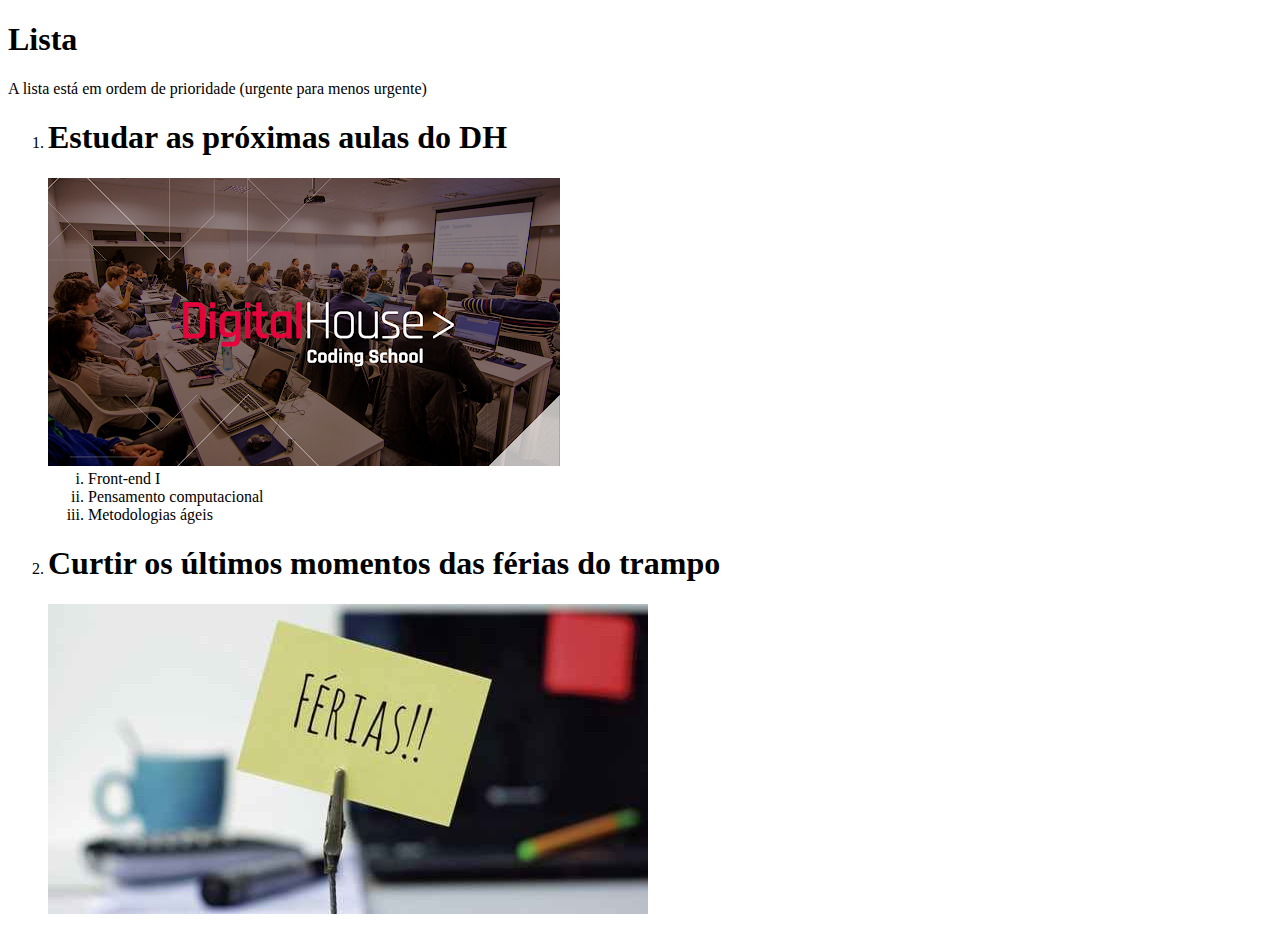
<file: Aula05/index.html>
<!DOCTYPE html>
<html lang="pt-br">
<head>
    <meta charset="UTF-8">
    <meta http-equiv="X-UA-Compatible" content="IE=edge">
    <meta name="viewport" content="width=device-width, initial-scale=1.0">
    <title>ToDoList</title>
</head>
<body>
    <h1>Lista</h1>
    
    <p>A lista está em ordem de prioridade (urgente para menos urgente)</p>

    <ol type="1">
        <li><h1>Estudar as próximas aulas do DH</h1></li>
        <img src="img/digitalhouse.png" alt = "Uma sala de aula no fundo com Logo da Digital house no centro da imagem.">        
        <ol type="i">
            <li>Front-end I</li>
            <li>Pensamento computacional</li>
            <li>Metodologias ágeis</li>
        </ol>
        <li><h1>Curtir os últimos momentos das férias do trampo</h1></li>
        <img src="img/ferias.jpg" alt = "No fundo um escritório desfocado, e está com foco em um post-it escrito 'férias!'. ">
    </ol>

</body>
</html>
</file>
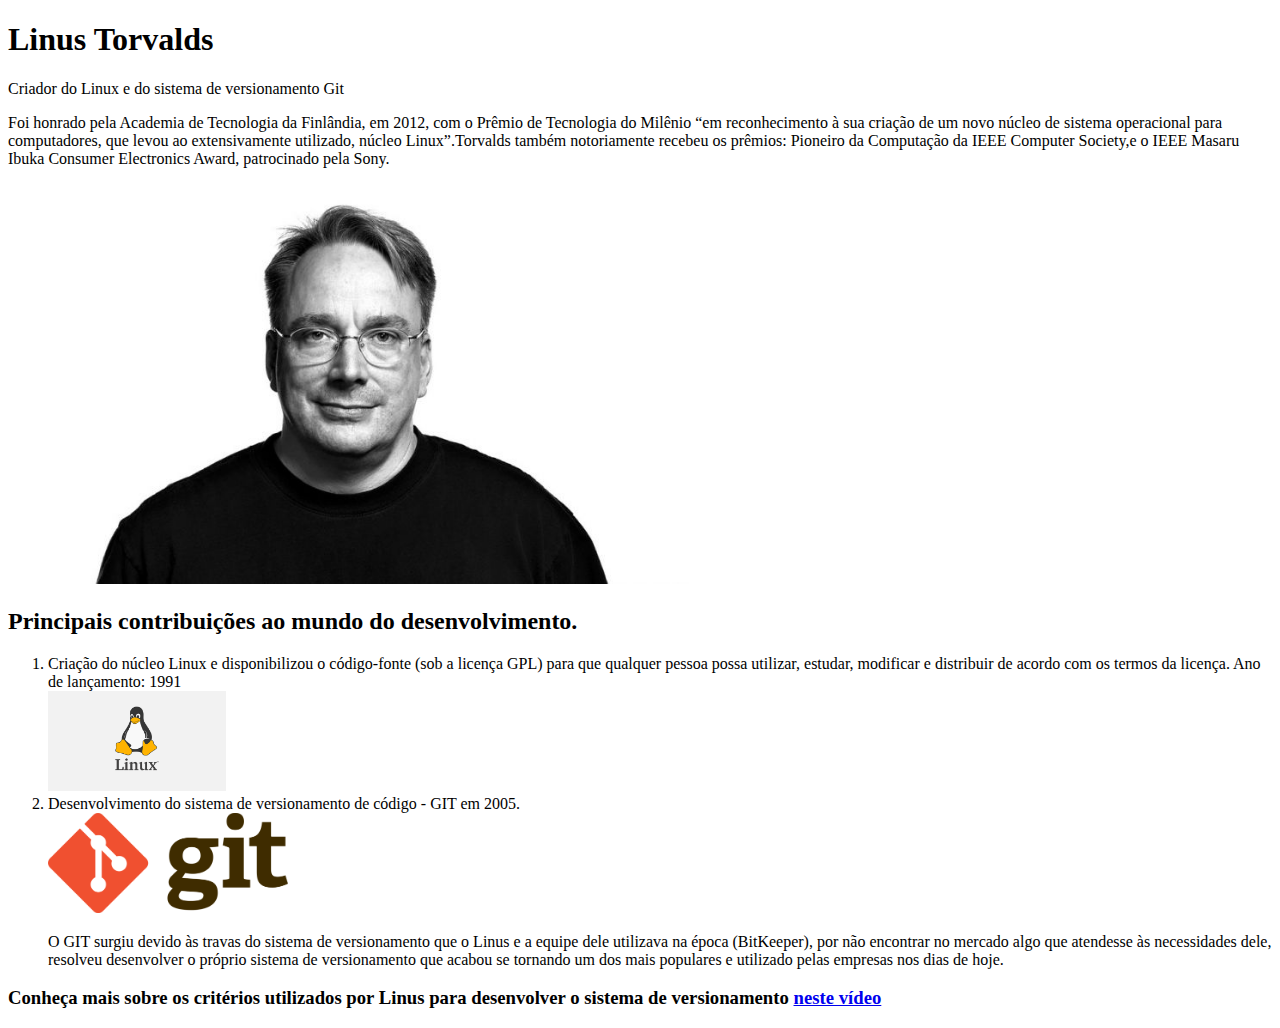
<file: Aula06/index.html>
<!DOCTYPE html>
<html lang="pt-br">
<head>
    <meta charset="UTF-8">
    <meta http-equiv="X-UA-Compatible" content="IE=edge">
    <meta name="viewport" content="width=device-width, initial-scale=1.0">
    <title>Pai do Linux</title>
</head>
<body>
    <h1>Linus Torvalds</h1>
    <p>Criador do Linux e do sistema de versionamento Git</p>
    <p>Foi honrado pela Academia de Tecnologia da Finlândia, em 2012, com o Prêmio de Tecnologia do Milênio “em reconhecimento à sua criação de um novo núcleo de sistema operacional para computadores, que levou ao extensivamente utilizado, núcleo Linux”.Torvalds também notoriamente recebeu os prêmios: Pioneiro da Computação da IEEE Computer Society,e o IEEE Masaru Ibuka Consumer Electronics Award, patrocinado pela Sony. </p>
    <img src=img/linus.jpg  alt = "Imagem em preto e branco, um homem de óculos com camiseta preta." height="400px">
    <h2>Principais contribuições ao mundo do desenvolvimento.</h2>
    <ol>
        <li>Criação do núcleo Linux e disponibilizou o código-fonte (sob a licença GPL) para que qualquer pessoa possa utilizar, estudar, modificar e distribuir de acordo com os termos da licença. Ano de lançamento: 1991</li>
        
        <img src=img/linux.png alt = "Um pinguim sentado no centro, e logo abaixo escrito Linux" height= "100px">
        
        <li>Desenvolvimento do sistema de versionamento de código - GIT em 2005.</li>
        
        <img src=img/git.png alt = "logo da git" height= "100px">
        
        <p> O GIT surgiu devido às travas do sistema de versionamento que o Linus e a equipe dele utilizava na época (BitKeeper), por não encontrar no mercado algo que atendesse às necessidades dele, resolveu desenvolver o próprio sistema de versionamento que acabou se tornando um dos mais populares e utilizado pelas empresas nos dias de hoje. </p>
    </ol>
    <h3>Conheça mais sobre os critérios utilizados por Linus para desenvolver o sistema de versionamento 
    <a href="https://www.youtube.com/watch?v=4XpnKHJAok8" target="_blank"> neste vídeo </a>

    </h3>
</body>
</html>
</file>
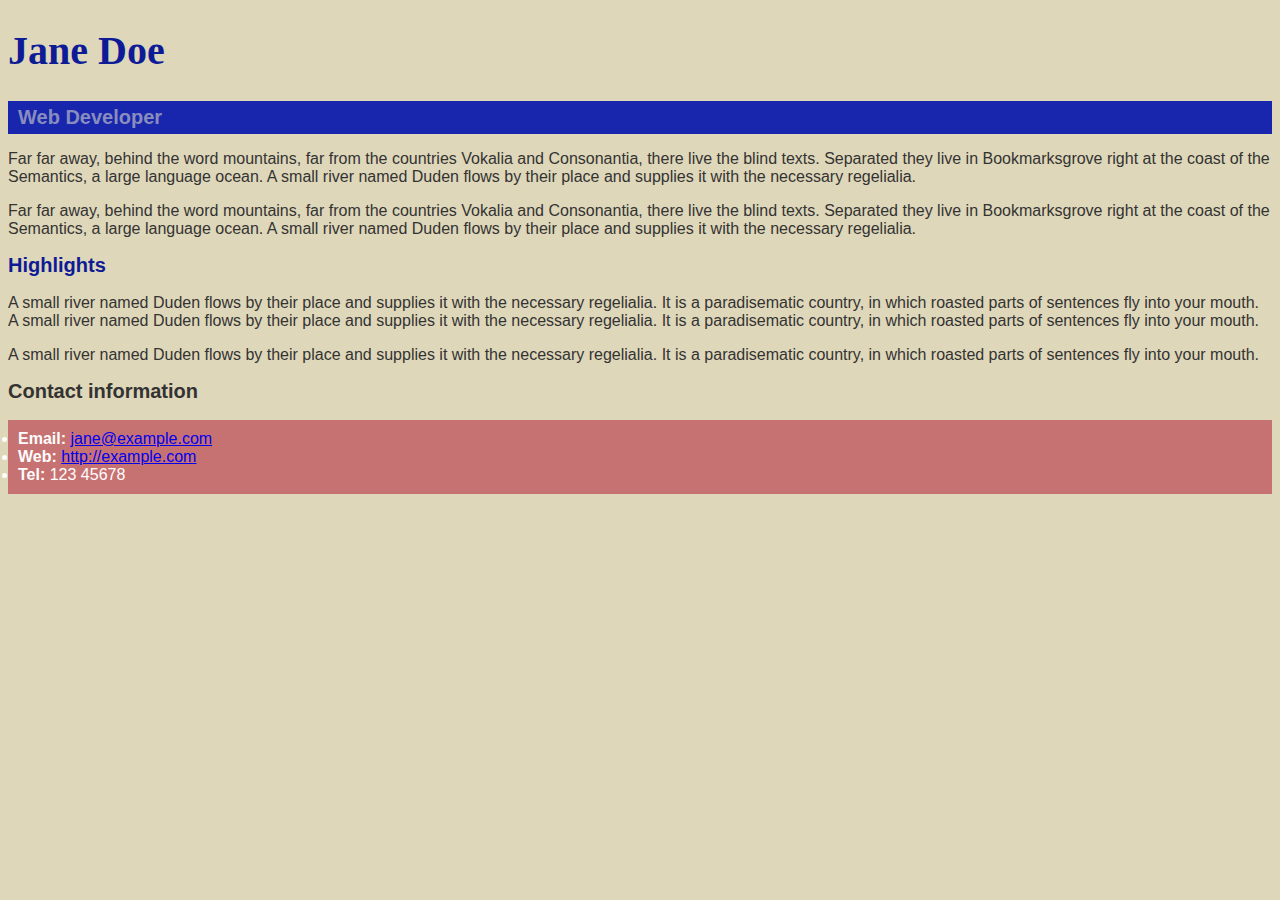
<file: Aula07/index.html>
<!DOCTYPE html>
<html lang="en">

  <head>
    <meta charset="utf-8">
    <title>Jane Doe</title>
    <link href="css/styles.css" rel="stylesheet">
  </head>

  <body>
    <header>
      <h1>Jane Doe</h1>
      <div class="job-title">Web Developer</div>
    </header>

    <main>
      <p>Far far away, behind the word mountains, far from the countries Vokalia and Consonantia, 
        there live the blind texts. Separated they live in Bookmarksgrove right at the coast of 
        the Semantics, a large language ocean. A small river named Duden flows by their place and 
        supplies it with the necessary regelialia.</p>
      <p>Far far away, behind the word mountains, far from the countries Vokalia and Consonantia, 
        there live the blind texts. Separated they live in Bookmarksgrove right at the coast of 
        the Semantics, a large language ocean. A small river named Duden flows by their place and 
        supplies it with the necessary regelialia.</p>

      <h2 id="high">Highlights</h2>

      <p>A small river named Duden flows by their place and supplies it with the necessary regelialia. 
        It is a paradisematic country, in which roasted parts of sentences fly into your mouth. 
        A small river named Duden flows by their place and supplies it with the necessary regelialia. 
        It is a paradisematic country, in which roasted parts of sentences fly into your mouth.</p>
      <p>A small river named Duden flows by their place and supplies it with the necessary regelialia. 
        It is a paradisematic country, in which roasted parts of sentences fly into your mouth.</p>

    </main>

    <footer>
      <h2>Contact information</h2>
      <ul>
        <li><strong>Email:</strong>
          <a href="mailto:jane@example.com">jane@example.com</a>
        </li>
        <li><strong>Web:</strong>
          <a href="http://example.com">http://example.com</a>
        </li>
        <li><strong>Tel:</strong> 123 45678</li>
      </ul>
    </footer>

  </body>

</html>
</file>
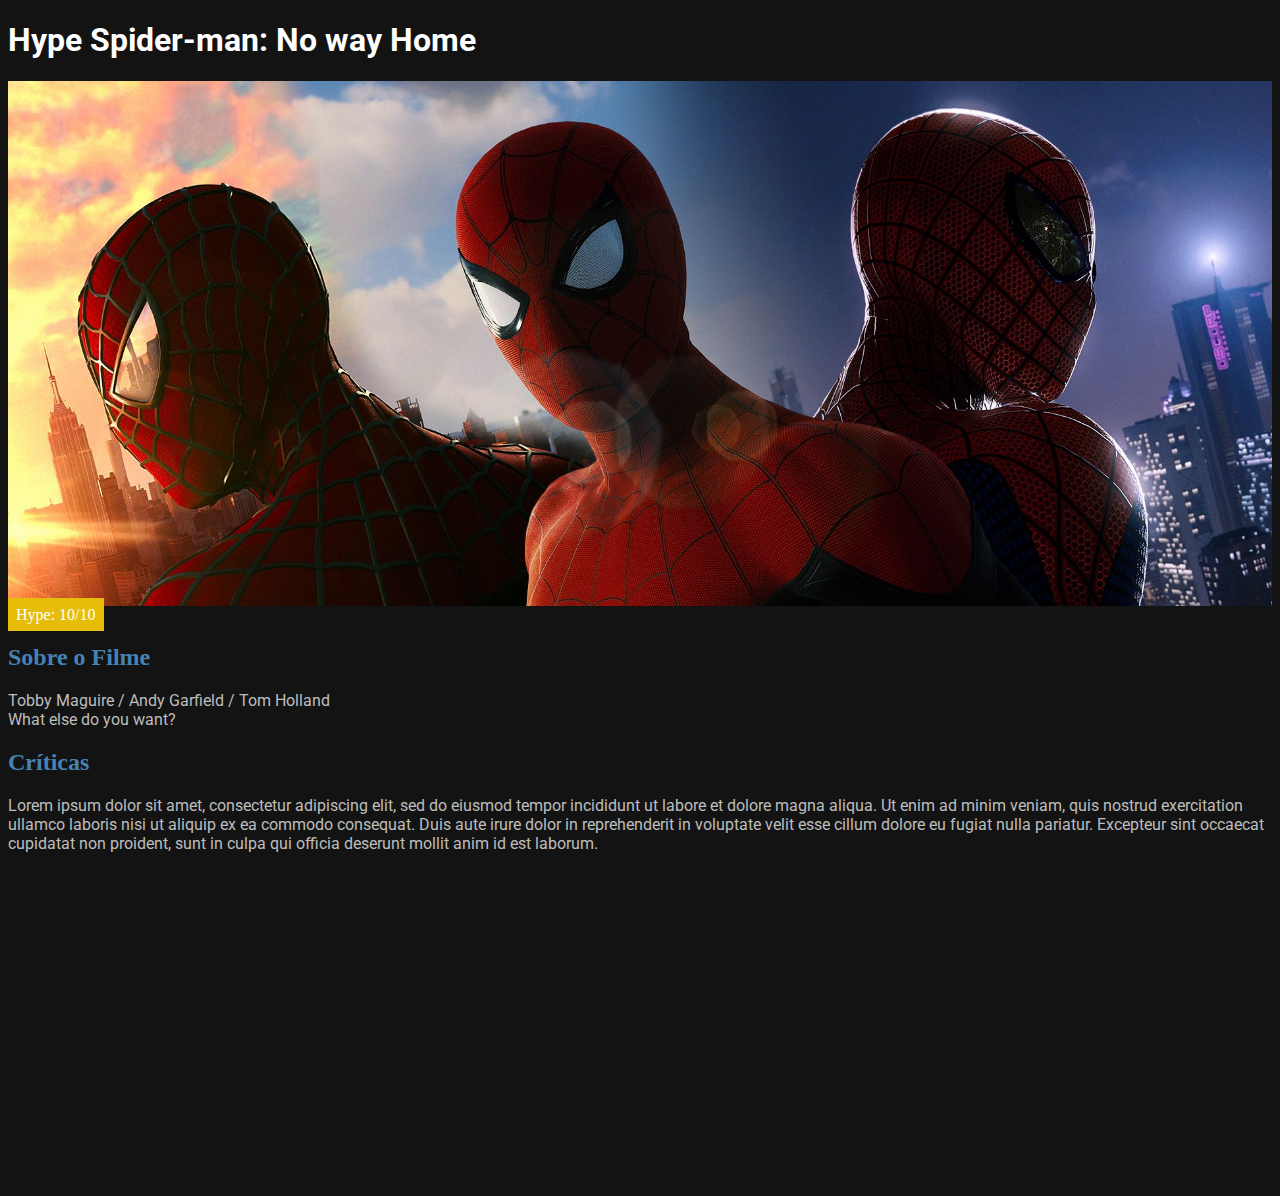
<file: Aula08/index.html>
<!DOCTYPE html>
<html lang="en">
<head>
    <meta charset="UTF-8">
    <meta http-equiv="X-UA-Compatible" content="IE=edge">
    <meta name="viewport" content="width=device-width, initial-scale=1.0">
    <link href="css/styles.css" rel="stylesheet">
    <title>Review</title>
</head>
<body>

    <h1>Hype Spider-man: No way Home</h1>

    <div class="media-picture"></div>

    <span class="review-score">Hype: 10/10</span>

    <h2>Sobre o Filme</h2>

    <p>
        Tobby Maguire / Andy Garfield / Tom Holland<br>
        What else do you want?
    </p>

    <h2>Críticas</h2>

    <p>
        Lorem ipsum dolor sit amet, consectetur adipiscing elit, sed do eiusmod tempor incididunt ut labore et dolore magna
        aliqua. Ut enim ad minim veniam, quis nostrud exercitation ullamco laboris nisi ut aliquip ex ea commodo consequat.
        Duis aute irure dolor in reprehenderit in voluptate velit esse cillum dolore eu fugiat nulla pariatur. Excepteur
        sint occaecat cupidatat non proident, sunt in culpa qui officia deserunt mollit anim id est laborum.
    </p>
    <div class="container">  
    <!---<a href="https://youtu.be/RNUTZX1Um-M">Assista ao trailer</a>-->      
    <iframe  width="560" height="315" src="https://www.youtube.com/embed/RNUTZX1Um-M" title="YouTube video player" frameborder="0" allow="accelerometer; autoplay; clipboard-write; encrypted-media; gyroscope; picture-in-picture" allowfullscreen></iframe>
    </div>

</body>
</html>
</file>
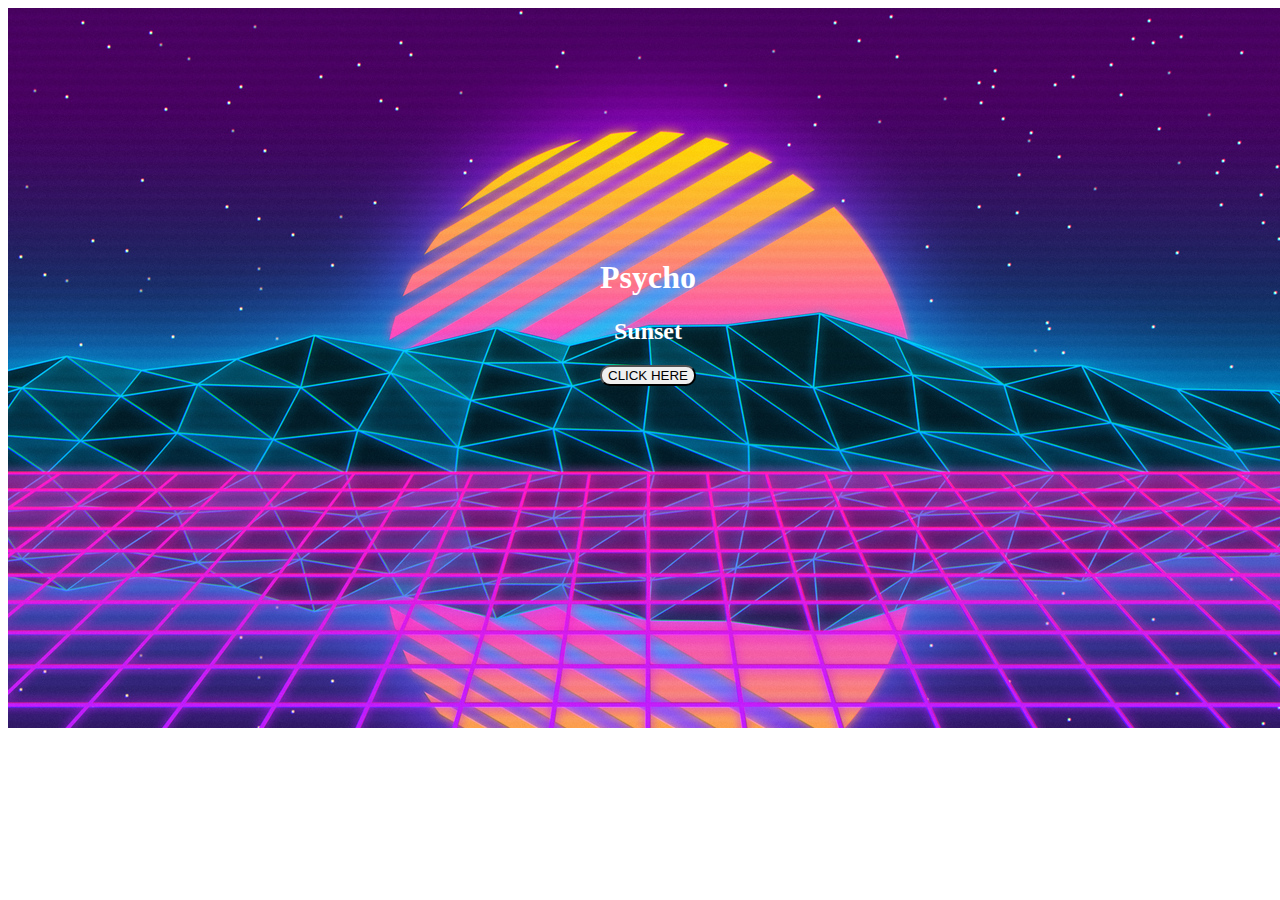
<file: Aula10/index.html>
<!DOCTYPE html>
<html lang="en">
<head>
    <meta charset="UTF-8">
    <meta http-equiv="X-UA-Compatible" content="IE=edge">
    <meta name="viewport" content="width=device-width, initial-scale=1.0">
    <link href="css/style.css" rel="stylesheet">
    <title>Document</title>
</head>
<body>
    <header>
        <h1> Psycho </h1>
        <!--<img src="img/wall_1280x720.jpg" >-->
        <h2> Sunset </h2>
        <a href="#"><button>CLICK HERE</button></a>
    </header>
    
    
</body>
</html>
</file>
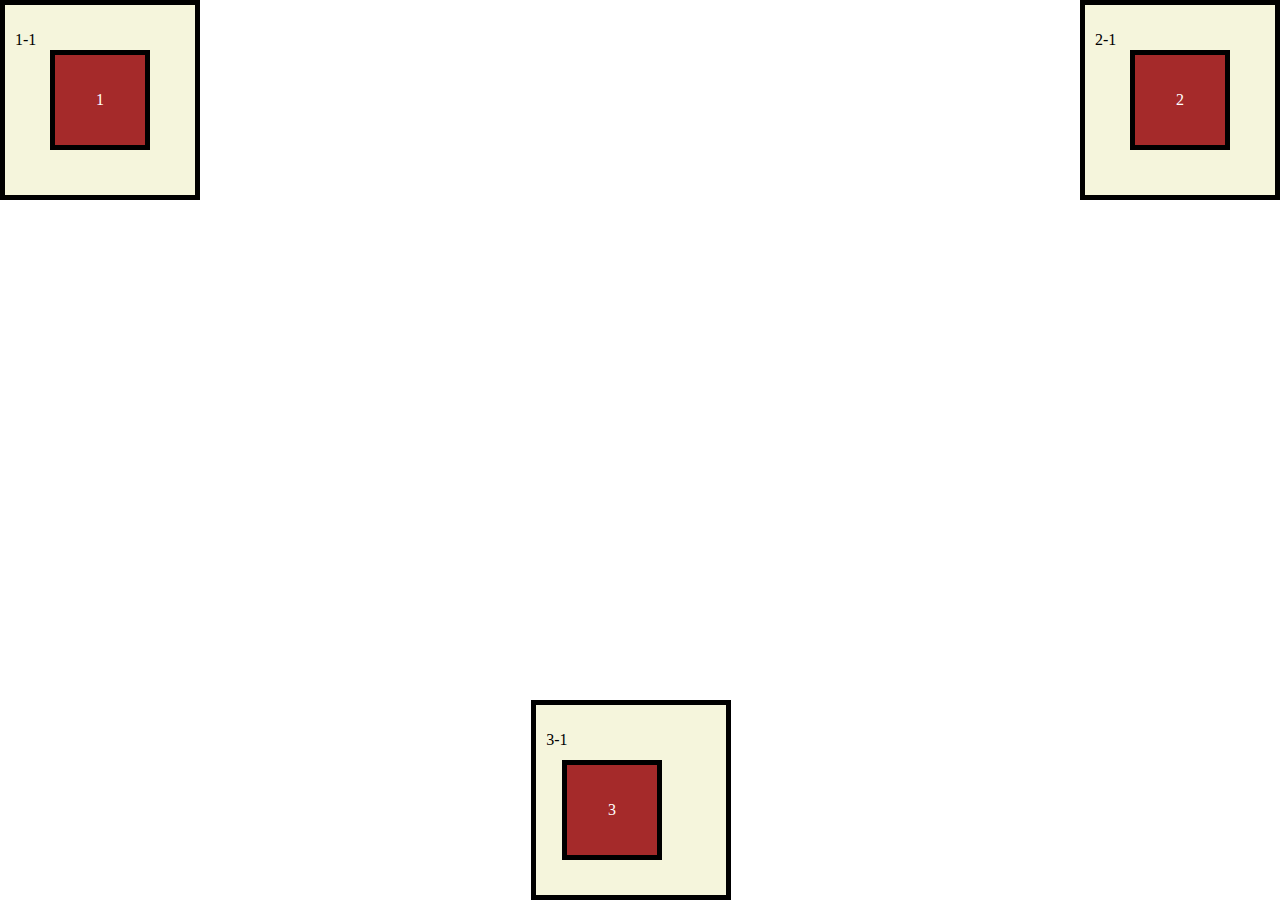
<file: Aula11/index.html>
<!DOCTYPE html>
<html lang="en">
<head>
    <meta charset="UTF-8">
    <meta http-equiv="X-UA-Compatible" content="IE=edge">
    <meta name="viewport" content="width=device-width, initial-scale=1.0">
    <link href="css/style.css" rel="stylesheet">
    <title>Box</title>
</head>
<body>
    <div id="div1" class=caixa>
        <p>1</p>
    </div>

    <div id="div1-1" class=caixaMaior>
        <p>1-1</p>
    </div>

    <div id="div2" class=caixa>
        <p>2</p>
    </div>

    <div id="div2-1" class=caixaMaior>
        <p>2-1</p>
    </div>

    <div id="div3" class=caixa>
        <p>3</p>
    </div>
    <div id="div3-1" class=caixaMaior>
        <p>3-1</p>
    </div>
</body>
</html>
</file>
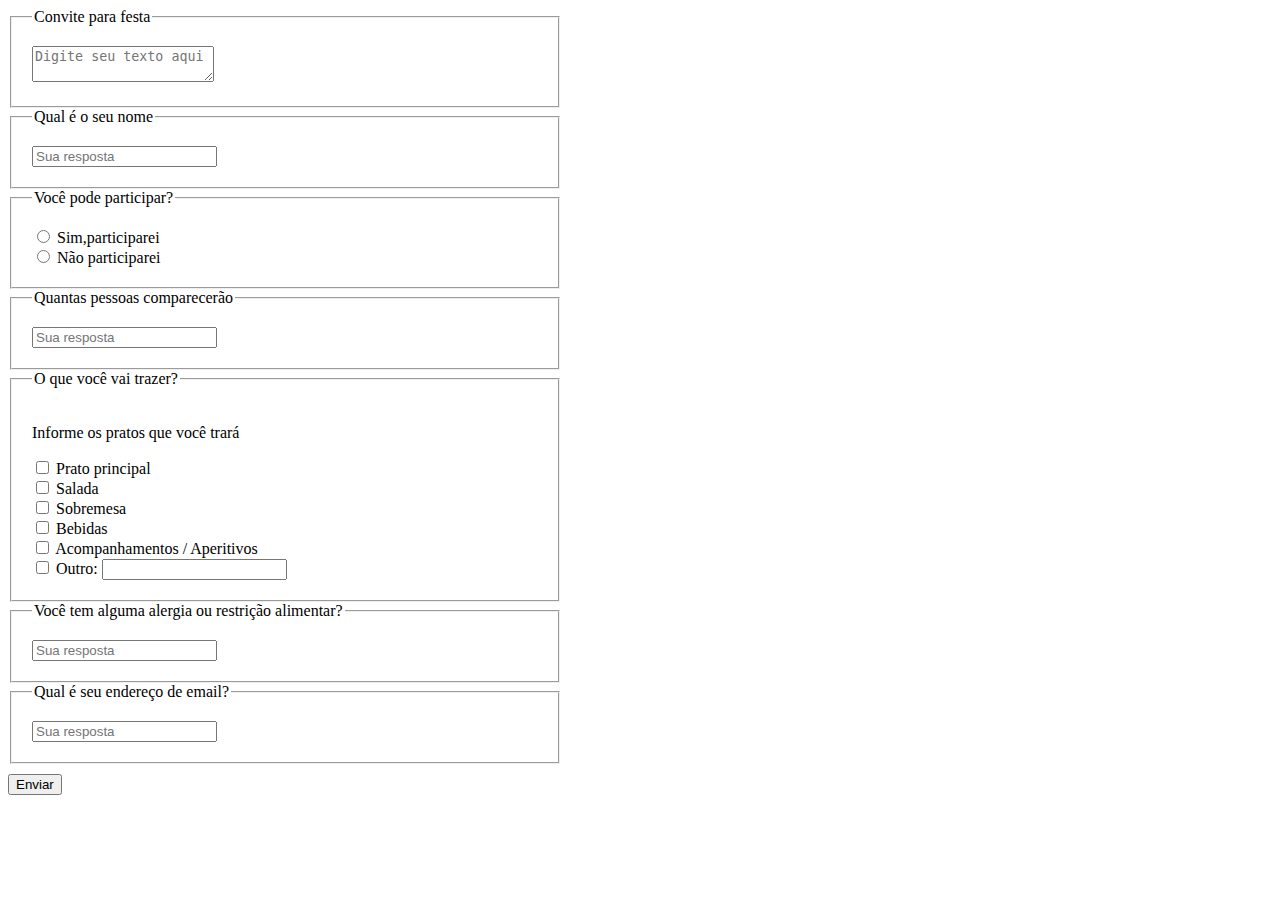
<file: Aula14/index.html>
<!DOCTYPE html>
<html lang="en">
<head>
    <meta charset="UTF-8">
    <meta http-equiv="X-UA-Compatible" content="IE=edge">
    <meta name="viewport" content="width=device-width, initial-scale=1.0">
    <link href="css/style.css" rel="stylesheet">
    <title>Document</title>
</head>
<body>    
    <form>
        <fieldset>            
            <legend>Convite para festa</legend>
            <div><textarea name="convite" id="comentario" placeholder="Digite seu texto aqui"></textarea></div>
        </fieldset>
        <fieldset>
            <legend>Qual é o seu nome</legend>            
            <input id="fname" type="text" name="nome" placeholder="Sua resposta">            
        </fieldset>
        <fieldset>
            <legend>Você pode participar?</legend>
            <div>
            <input type="radio" id="sim" name="participa-festa" value="sim">
            <label for="sim"> Sim,participarei</label>
            </div>
            <div>
            <input type="radio" id="nao" name="participa-festa" value="nao">
            <label for="nao"> Não participarei</label>
            </div>            
        </fieldset>
        <fieldset>
            <legend>Quantas pessoas comparecerão</legend>
            <input id="fnumero" type="number" name="numero" placeholder="Sua resposta">            
        </fieldset>
        <fieldset>
            <legend>O que você vai trazer?</legend>
            <p>Informe os pratos que você trará</p>
            <div>
                <input type="checkbox" name="pratos" id="prato_principal" value="PratoPrincipal">
                <label for="prato_principal"> Prato principal</label>
            </div>
            <div>
                <input type="checkbox" name="pratos" id="salada" value="salada">
                <label for="salada"> Salada</label>
            </div>
            <div>
                <input type="checkbox" name="pratos" id="sobremesa" value="sobremesa">
                <label for="sobremesa"> Sobremesa</label>
            </div>
            <div>
                <input type="checkbox" name="pratos" id="bebida" value="bebida">
                <label for="bebida"> Bebidas </label>
            </div>
            <div>
                <input type="checkbox" name="pratos" id="acompanhamentos/aperitivos" value="acompanhamentos/aperitivos">
                <label for="acompanhamentos/aperitivos"> Acompanhamentos / Aperitivos</label>
            </div>
            <div>
                <input type="checkbox" name="pratos" id="outros" value="outros">
                <label for="outros"> Outro: </label>
                <input type="text" name="foutros" id="outros"> 
            </div>
        </fieldset>
        <fieldset>
            <legend>Você tem alguma alergia ou restrição alimentar?</legend>
            <input type="text" name="frestricao" id="restricao" placeholder="Sua resposta">
        </fieldset>
        <fieldset>
            <legend>Qual é seu endereço de email?</legend>
            <input type="email" name="femail" id="email" placeholder="Sua resposta">
        </fieldset>
    </form>
    <div id="button">
        <input type="button" value="Enviar">
    </div>
    
</body>
</html>
</file>
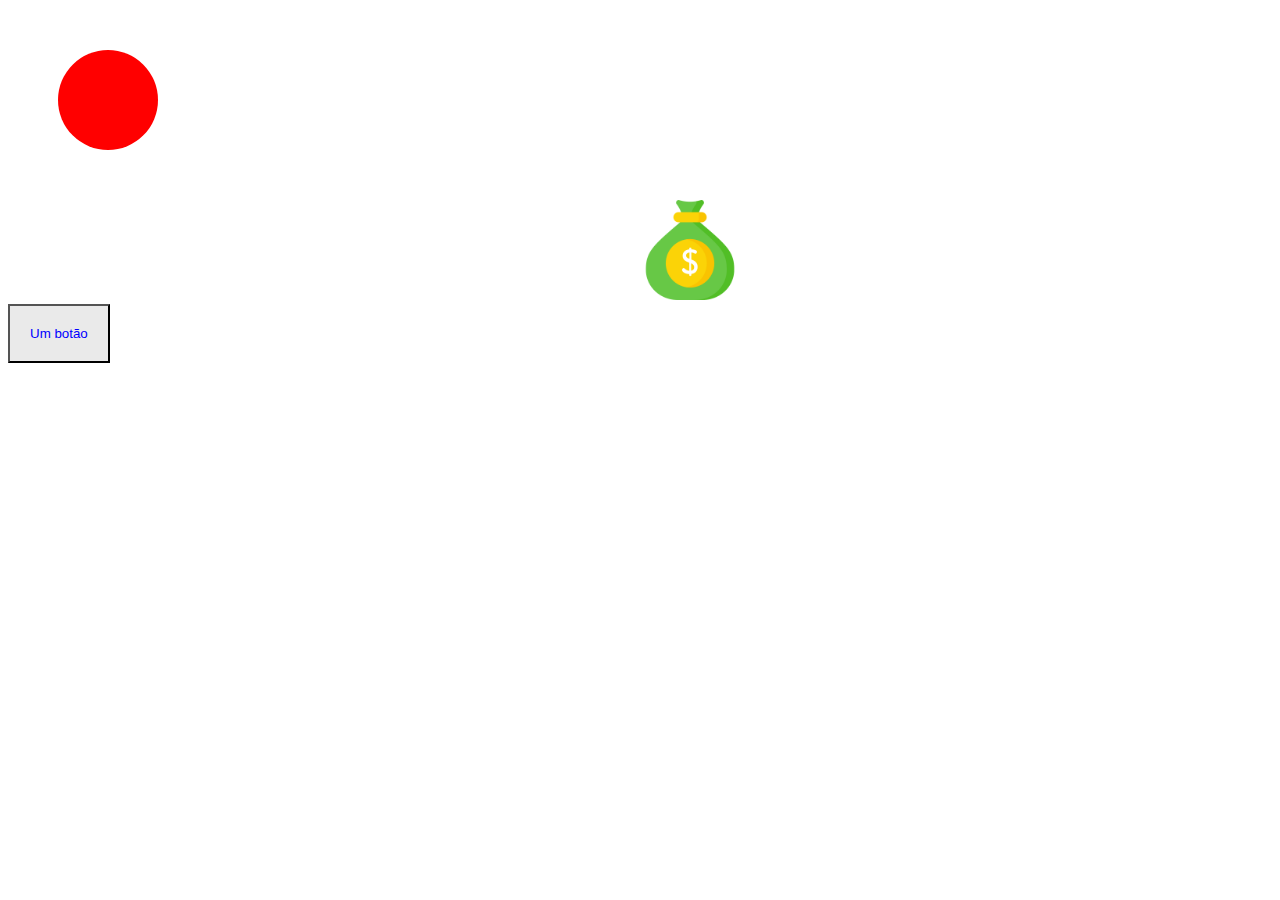
<file: Aula17/index.html>
<!DOCTYPE html>
<html lang="en">
<head>
    <meta charset="UTF-8">
    <meta http-equiv="X-UA-Compatible" content="IE=edge">
    <meta name="viewport" content="width=device-width, initial-scale=1.0">
    <link href="css/style.css" rel="stylesheet">
    <title>Document</title>
</head>
<body>
    <div class="circulo" id="circle"></div>
    <div class="dinheiro" id="money">
        <img src="img/money.png" alt="um saco de dinheiro" width="100" height="100">
    </div>
    <div>
        <button id="botao">Um botão</button>
    </div>
</body>
</html>
</file>
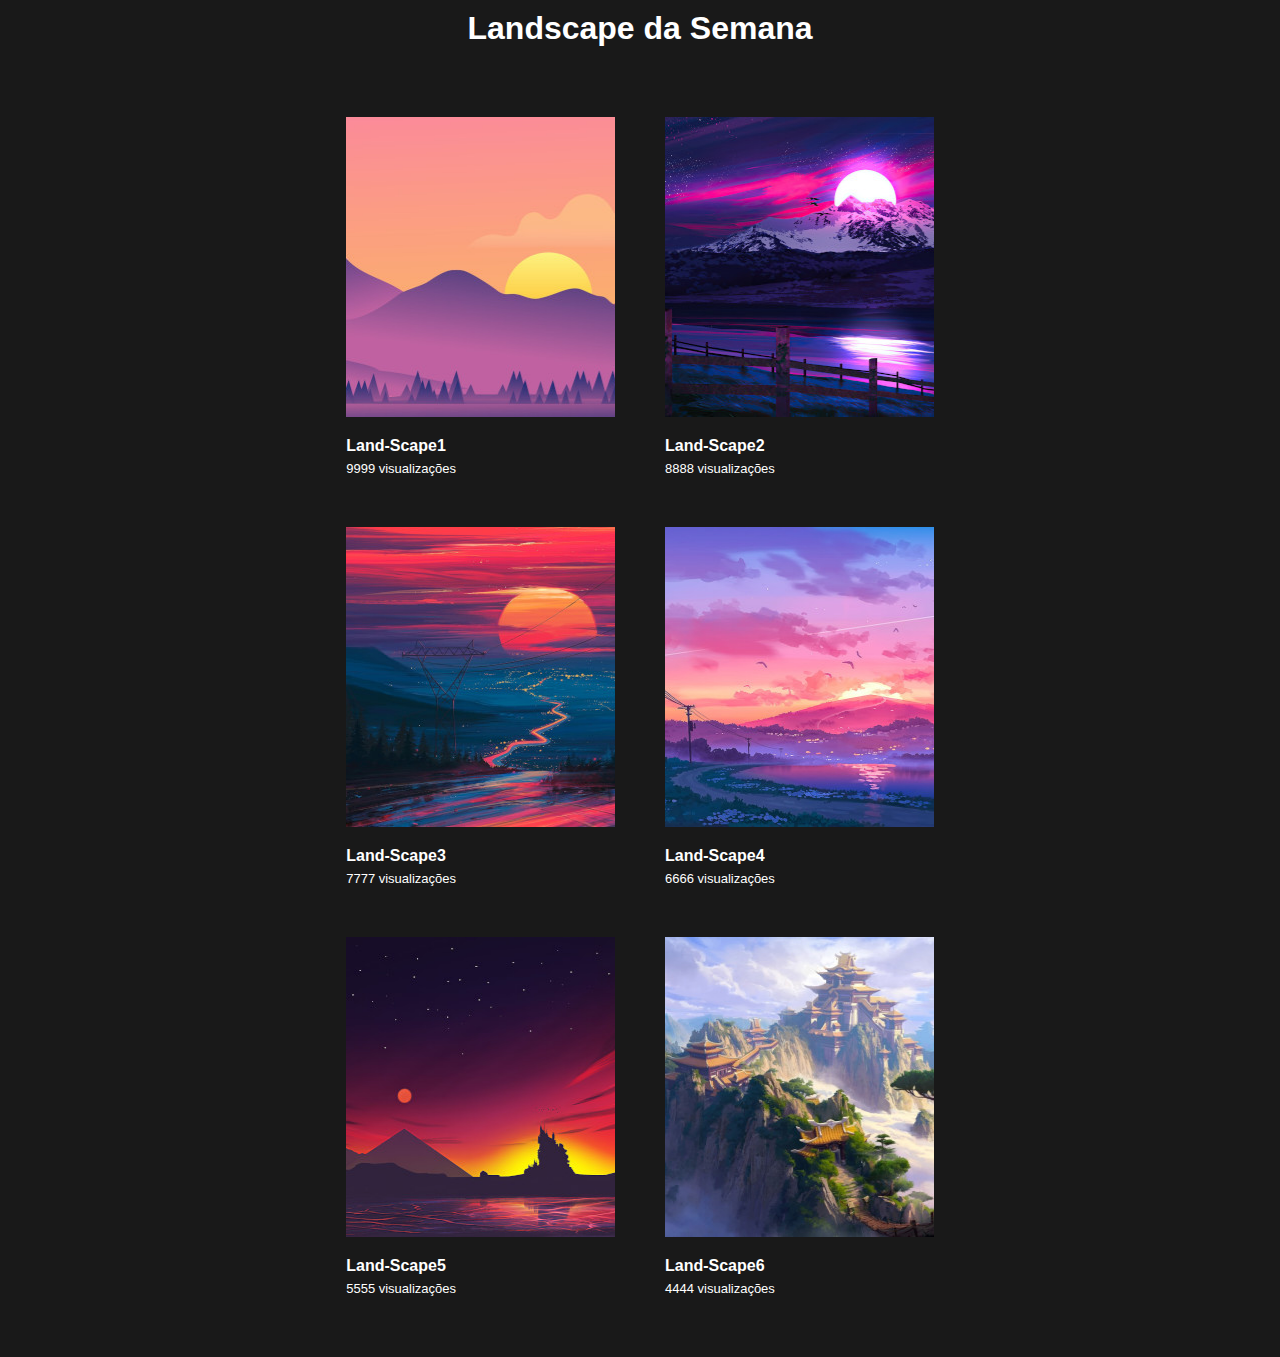
<file: Aula19/index.html>
<!DOCTYPE html>
<html lang="en">
<head>
    <meta charset="UTF-8">
    <meta http-equiv="X-UA-Compatible" content="IE=edge">
    <meta name="viewport" content="width=device-width, initial-scale=1.0">
    <link href="css/style.css" rel="stylesheet">
    <title>Land-Flix</title>    
</head>
<body>
    <h1>Landscape da Semana</h1>
    <main>        
        <div class="card">
            <div class="card-content" id="img1">             
            </div>

            <div class="card-titulo-video" >
                Land-Scape1
            </div>

            <div class="card-footer">
                9999 visualizações
            </div>

        </div>

        <div class="card">
            <div class="card-content" id="img2">             
            </div>

            <div class="card-titulo-video">
                Land-Scape2
            </div>

            <div class="card-footer">
                8888 visualizações
            </div>

        </div>

        <div class="card">
            <div class="card-content" id="img3">             
            </div>

            <div class="card-titulo-video">
                Land-Scape3
            </div>
            
            <div class="card-footer">
                7777 visualizações
            </div>
        </div>

        <div class="card">
            <div class="card-content" id="img4">             
            </div>

            <div class="card-titulo-video">
                Land-Scape4
            </div>

            <div class="card-footer">
                6666 visualizações
            </div>

        </div>

        <div class="card">
            <div class="card-content" id="img5">             
            </div>

            <div class="card-titulo-video">
                Land-Scape5
            </div>

            <div class="card-footer">
                5555 visualizações
            </div>
        </div>

        <div class="card">
            <div class="card-content" id="img6">             
            </div>

            <div class="card-titulo-video">
                Land-Scape6
            </div>

            <div class="card-footer">
                4444 visualizações
            </div>
        </div>
    </main>
    
    
    
</body>
</html>
</file>
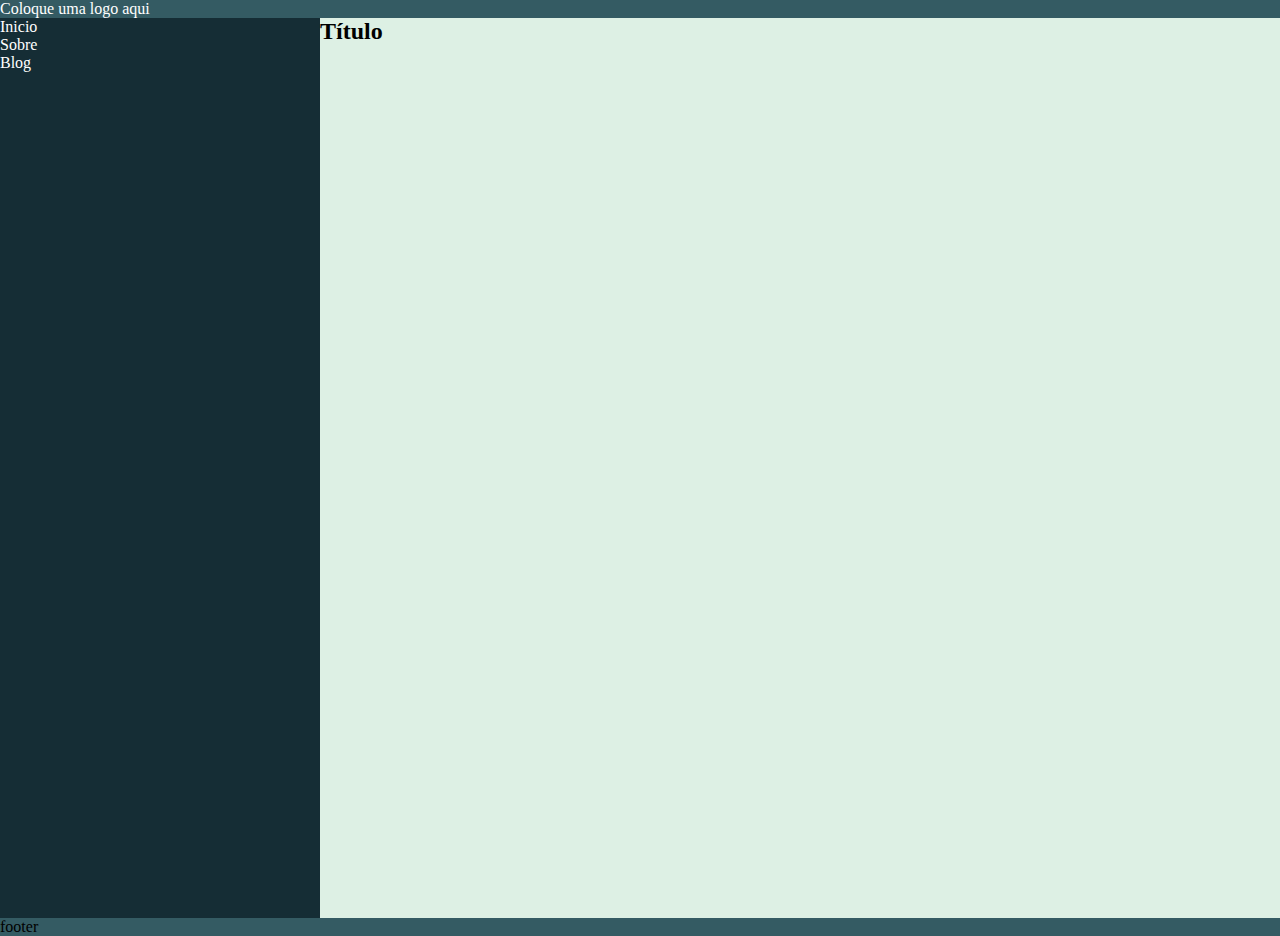
<file: Aula20-MesaTrabalho/index.html>
<!DOCTYPE html>
<html lang="en">
<head>
    <meta charset="UTF-8">
    <meta http-equiv="X-UA-Compatible" content="IE=edge">
    <meta name="viewport" content="width=device-width, initial-scale=1.0">
    <link href="css/style.css" rel="stylesheet">
    <title>MesaTrabalho20</title>
</head>
<body>
    <header>Coloque uma logo aqui</header>
    <aside>
        <div>Inicio</div>
        <div>Sobre</div>
        <div>Blog</div>
    </aside>
    <main>
        <h2>Título</h2>
    </main>
    <footer>
        footer
    </footer>
</body>
</html>
</file>
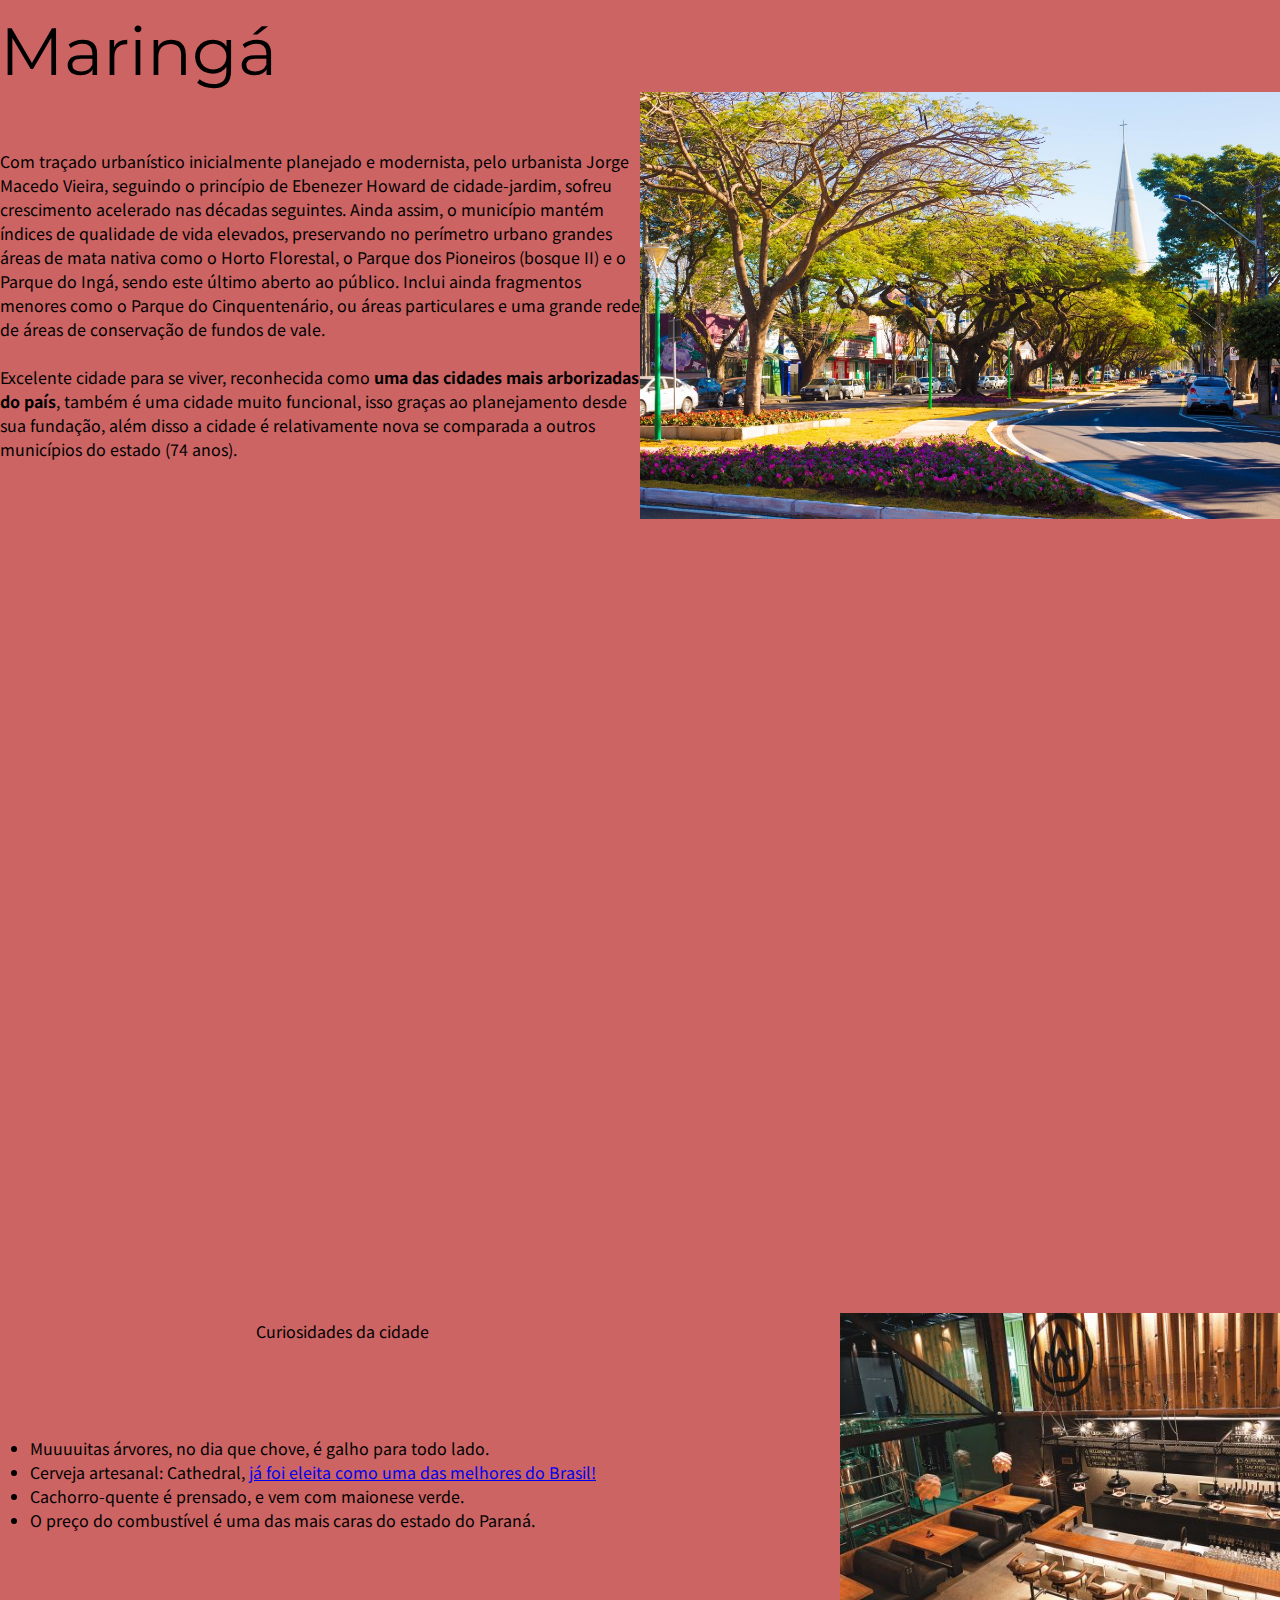
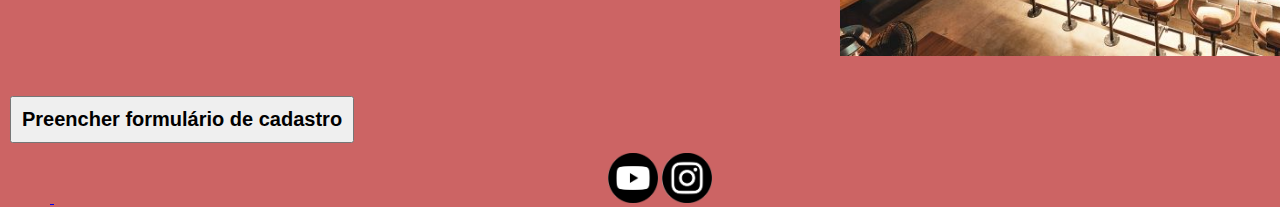
<file: Checkpoint-II/index.html>
<!DOCTYPE html>
<html lang="pt-br">
<head>
    <meta charset="UTF-8">
    <meta http-equiv="X-UA-Compatible" content="IE=edge">
    <meta name="viewport" content="width=device-width, initial-scale=1.0">
    <link href="css/style.css" rel="stylesheet">
    <title>Maringá</title>
</head>
<body>
    <header class="cabecalho"> Maringá </header>
    <div>
        <main class="container-principal">
            <blockquote>                  
                Com traçado urbanístico inicialmente planejado e modernista, pelo urbanista Jorge Macedo Vieira, seguindo o princípio de Ebenezer Howard de cidade-jardim, sofreu crescimento acelerado nas décadas seguintes. Ainda assim, o município mantém índices de qualidade de vida elevados, preservando no perímetro urbano grandes áreas de mata nativa como o Horto Florestal, o Parque dos Pioneiros (bosque II) e o Parque do Ingá, sendo este último aberto ao público. Inclui ainda fragmentos menores como o Parque do Cinquentenário, ou áreas particulares e uma grande rede de áreas de conservação de fundos de vale.<br><br>
                Excelente cidade para se viver, reconhecida como <b>uma das cidades mais arborizadas do país</b>, também é uma cidade muito funcional, isso graças ao planejamento desde sua fundação, além disso a cidade é relativamente nova se comparada a outros municípios do estado (74 anos).
            </blockquote>
            
            <img id="id1" src="img/3.jpeg" alt="Imagem da Avenida Cerro-azul de Maringá com várias árvores e um canteiro com flores e no fundo é possível visualizar a Catedral (um dos pontos turísticos da cidade e é o segundo monumento mais alto da América do sul com 124 metros de altura)">       
            
        </main>
       
    </div>    
    
    <iframe class="video"src="https://www.youtube.com/embed/IkiC9eZgr7E" title="YouTube video player" frameborder="0" allow="accelerometer; autoplay; clipboard-write; encrypted-media; gyroscope; picture-in-picture" allowfullscreen>
    </iframe>

    <span id="id2">
        Curiosidades da cidade  
    </span>

    <div class="container">
        
        <ul>
            <li>Muuuuitas árvores, no dia que chove, é galho para todo lado.</li>
            <li>Cerveja artesanal: Cathedral, <a href="https://www.gazetadopovo.com.br/bomgourmet/produtos-ingredientes/cathedral-de-maringa-e-tetracampea-na-categoria-melhor-cervejaria-em-concurso-brasileiro/">já foi eleita como uma das melhores do Brasil!</a></li>
            
            <li>Cachorro-quente é prensado, e vem com maionese verde.</li>
            <li>O preço do combustível é uma das mais caras do estado do Paraná.</li>
        </ul>
        <img id="id3" src="../Checkpoint-II/img/cathedral.jpg" alt="mostrando o interior da cervejaria cathedral">
    </div>

    <a href="formulario.html"> 
        <button id="botaoFormulario">Preencher formulário de cadastro</button>
    </a>

    <footer>
        <a href="https://www.youtube.com/c/PREFEITURADEMARINGAOFICIAL/featured" target="_blank"> <img class="footer-img" src="../Checkpoint-II/img/yt-icon.png" alt="logo do youtube" width="50" height="50">
        </a>
        <a href="https://www.instagram.com/prefeiturademaringa/?hl=pt-br" target="_blank"><img  class="footer-img" src="../Checkpoint-II/img/instagram-icon.png" alt="logo do instagram" width="50" height="50">
        </a>
    </footer>

</body>
</html>
</file>
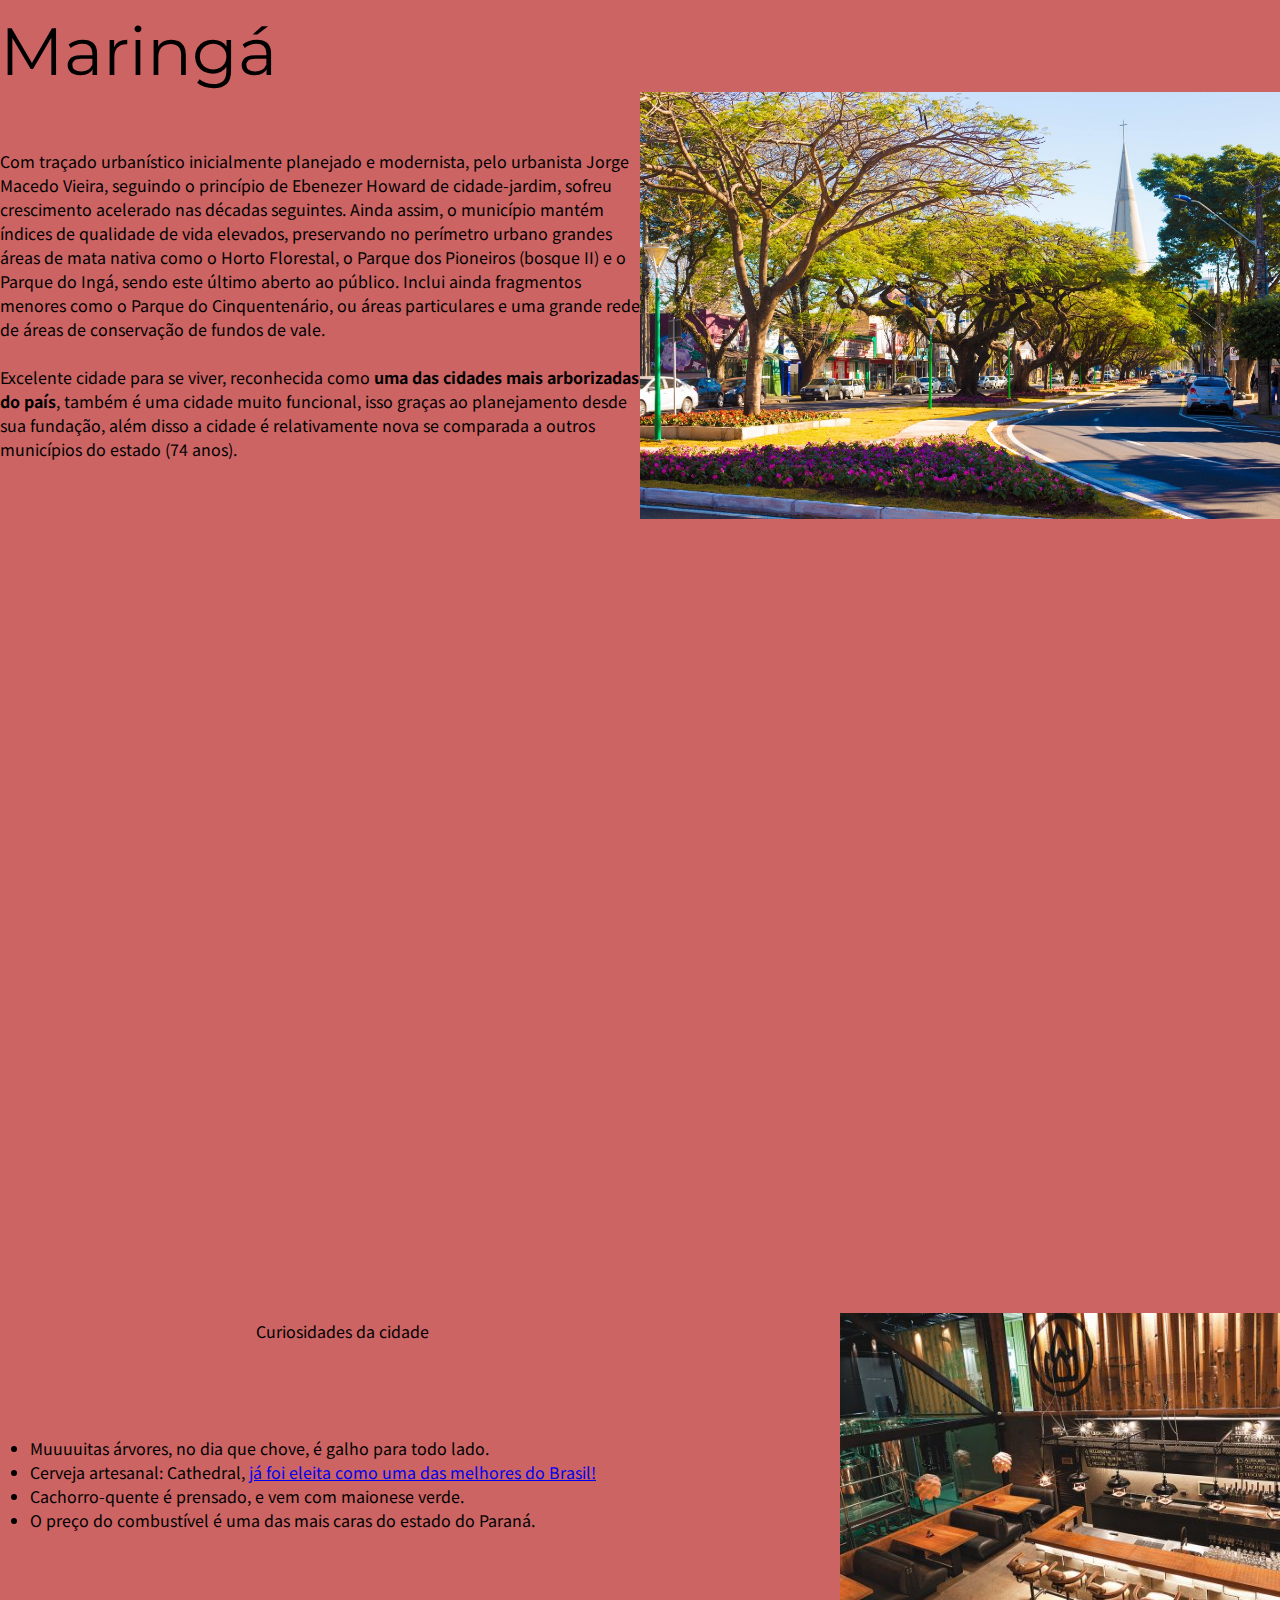
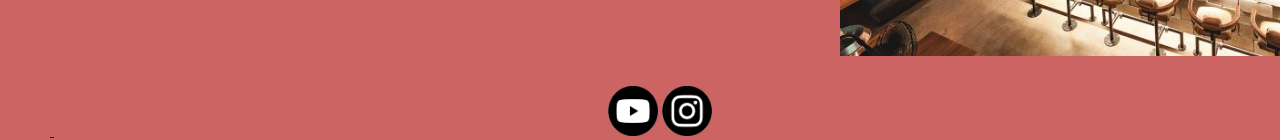
<file: Checkpoint/index.html>
<!DOCTYPE html>
<html lang="pt-br">
<head>
    <meta charset="UTF-8">
    <meta http-equiv="X-UA-Compatible" content="IE=edge">
    <meta name="viewport" content="width=device-width, initial-scale=1.0">
    <link href="css/style.css" rel="stylesheet">
    <title>Maringá</title>
</head>
<body>
    <header class="cabecalho"> Maringá </header>
    <div>
        <main class="container-principal">
            <blockquote>                  
                Com traçado urbanístico inicialmente planejado e modernista, pelo urbanista Jorge Macedo Vieira, seguindo o princípio de Ebenezer Howard de cidade-jardim, sofreu crescimento acelerado nas décadas seguintes. Ainda assim, o município mantém índices de qualidade de vida elevados, preservando no perímetro urbano grandes áreas de mata nativa como o Horto Florestal, o Parque dos Pioneiros (bosque II) e o Parque do Ingá, sendo este último aberto ao público. Inclui ainda fragmentos menores como o Parque do Cinquentenário, ou áreas particulares e uma grande rede de áreas de conservação de fundos de vale.<br><br>
                Excelente cidade para se viver, reconhecida como <b>uma das cidades mais arborizadas do país</b>, também é uma cidade muito funcional, isso graças ao planejamento desde sua fundação, além disso a cidade é relativamente nova se comparada a outros municípios do estado (74 anos).
            </blockquote>
            
            <img id="id1" src="img/3.jpeg" alt="Imagem da Avenida Cerro-azul de Maringá com várias árvores e um canteiro com flores e no fundo é possível visualizar a Catedral (um dos pontos turísticos da cidade e é o segundo monumento mais alto da América do sul com 124 metros de altura)">       
            
        </main>
       
    </div>    
    
    <iframe class="video"src="https://www.youtube.com/embed/IkiC9eZgr7E" title="YouTube video player" frameborder="0" allow="accelerometer; autoplay; clipboard-write; encrypted-media; gyroscope; picture-in-picture" allowfullscreen>
    </iframe>

    <span id="id2">
        Curiosidades da cidade  
    </span>

    <div class="container">
        
        <ul>
            <li>Muuuuitas árvores, no dia que chove, é galho para todo lado.</li>
            <li>Cerveja artesanal: Cathedral, <a href="https://www.gazetadopovo.com.br/bomgourmet/produtos-ingredientes/cathedral-de-maringa-e-tetracampea-na-categoria-melhor-cervejaria-em-concurso-brasileiro/">já foi eleita como uma das melhores do Brasil!</a></li>
            
            <li>Cachorro-quente é prensado, e vem com maionese verde.</li>
            <li>O preço do combustível é uma das mais caras do estado do Paraná.</li>
        </ul>
        <img id="id3" src="../Checkpoint/img/cathedral.jpg" alt="mostrando o interior da cervejaria cathedral">
    </div>

    <footer>
        <a href="https://www.youtube.com/c/PREFEITURADEMARINGAOFICIAL/featured" target="_blank"> <img class="footer-img" src="../Checkpoint/img/yt-icon.png" alt="logo do youtube" width="50" height="50">
        </a>
        <a href="https://www.instagram.com/prefeiturademaringa/?hl=pt-br" target="_blank"><img  class="footer-img" src="../Checkpoint/img/instagram-icon.png" alt="logo do instagram" width="50" height="50">
        </a>
    </footer>

</body>
</html>
</file>
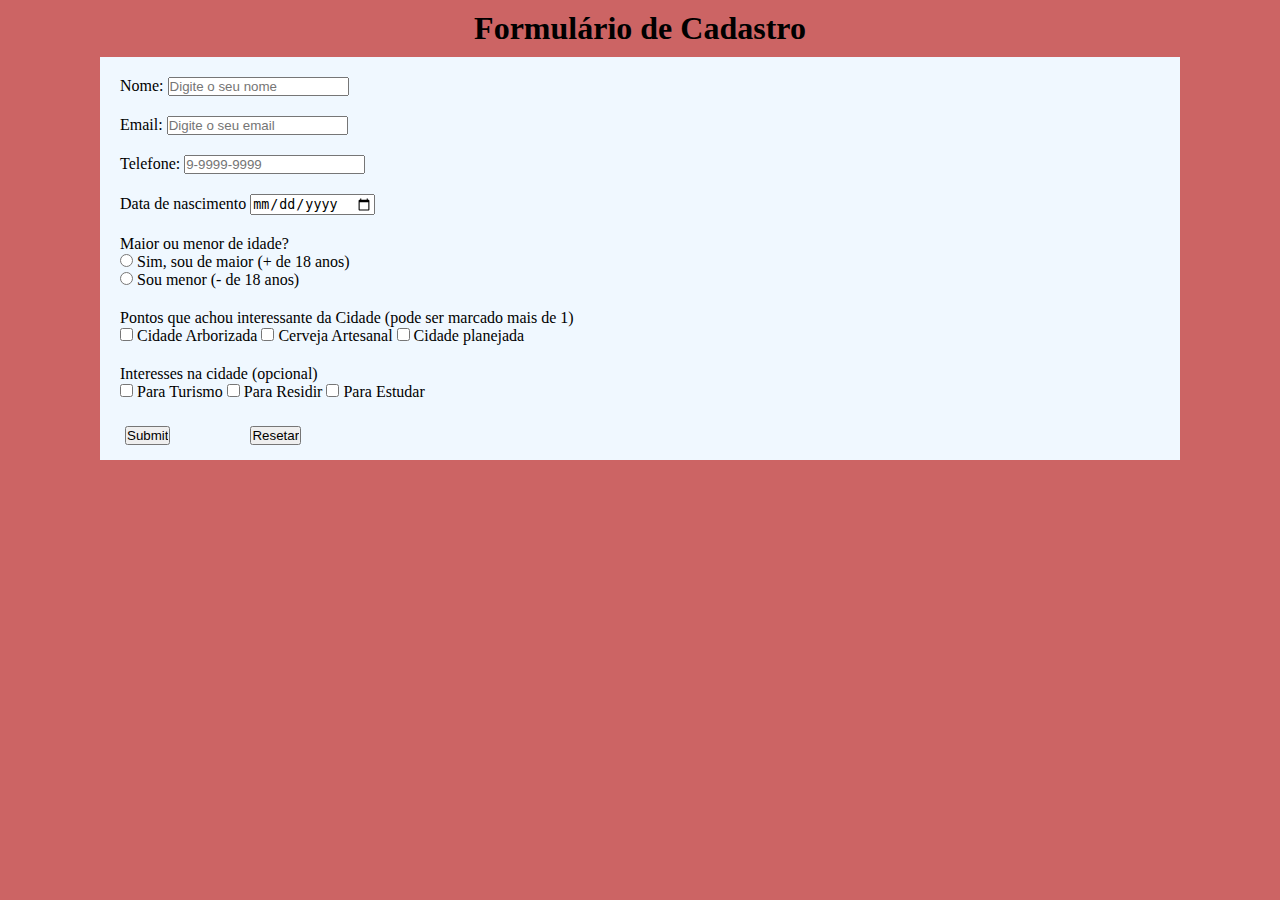
<file: Checkpoint-II/formulario.html>
<!DOCTYPE html>
<html lang="pt-br">
<head>
    <meta charset="UTF-8">
    <meta http-equiv="X-UA-Compatible" content="IE=edge">
    <meta name="viewport" content="width=device-width, initial-scale=1.0">
    <link href="css/style.css" rel="stylesheet">
    <title>Cadastro</title>    
</head>
<body>
    <header class="header">
        <h1>Formulário de Cadastro</h1>        
    </header>
    <div class="main-container-formulario">
        <form class="formulario">
            <div class="subcontainer-formulario">
                <label for="nome">Nome: </label>
                <input type="text" name="nome" id="nome" maxlength="100" placeholder="Digite o seu nome">
            </div>
            <div class="subcontainer-formulario">
                <label for="email">Email: </label>
                <input type="email" name="email" id="email" placeholder="Digite o seu email">
            </div>
            <div class="subcontainer-formulario">
                <label for="telefone">Telefone:</label>
                <input type="tel" name="telefone" id="telefone" placeholder="9-9999-9999" pattern="[0-9]{1}-[0-9]{4}-[0-9]{4}">
            </div>
            <div class="subcontainer-formulario">
                <label for="aniversario">Data de nascimento</label>
                <input type="date" name="aniversairo" id="aniversario" placeholder="Digite a data de nascimento">
            </div>
            <div class="subcontainer-formulario">
                <p>Maior ou menor de idade?</p>
                <input type="radio" id="maior" name="idade" value="S">
                <label for="maior">Sim, sou de maior (+ de 18 anos)</label><br>
                <input type="radio" id="menor" name="idade" value="N">
                <label for="menor">Sou menor (- de 18 anos)</label>
            </div>
            <div class="subcontainer-formulario">
                <p>Pontos que achou interessante da Cidade (pode ser marcado mais de 1)</p>
                <input type="checkbox" id="interesse1" name="interesse1" value="1">
                <label for="interesse1">Cidade Arborizada</label>
                <input type="checkbox" id="interesse2" name="interesse2" value="2">
                <label for="interesse2">Cerveja Artesanal</label>
                <input type="checkbox" id="interesse3" name="interesse3" value="3">
                <label for="interesse3">Cidade planejada</label>
            </div>
            <div class="subcontainer-formulario">
                <p>Interesses na cidade (opcional)</p>
                <input type="checkbox" id="interesse4" name="interesse4" value="4">
                <label for="interesse4">Para Turismo</label>
                <input type="checkbox" id="interesse5" name="interesse5" value="5">
                <label for="interesse5">Para Residir</label>
                <input type="checkbox" id="interesse6" name="interesse6" value="6">
                <label for="interesse6">Para Estudar</label>
            </div>
            <div class="botoesDeAcao" >
                <input type="submit" value="Submit">            
                <input type="reset" value="Resetar">
            </div>
        </form>
</div>
</body>
</html>
</file>
<file: Aula07/css/styles.css>
body {
    background-color: rgb(223,215,185);
    color: rgb(51,51,51);
    font-family: Arial, Helvetica, sans-serif;
}

h1 {
    color: #0D1B97;
    font-family: Georgia, 'Times New Roman', Times, serif;
    font-size: 40px;
}

h2 {
    font-size: 20px;
}

ul {
    background-color: #c77272;
    color: rgb(253, 253, 253);
    padding: 10px;
}

.job-title{
    background-color: #1726AD;
    color: #898DBE;
    font-size: 20px;
    font-weight: bold;
    padding: 5px 10px 5px 10px;
}

#high {
    color: rgb(13,27,151);
}
</file>
<file: Aula08/css/styles.css>
@import url(https://fonts.googleapis.com/css2?family=Roboto:wght@500&display=swap);

body {
    background-color: #131313;
}

h1{
    color: white;
    font-family: Roboto, Helvetica, sans-serif;

}

.media-picture{
    width: 100%;
    height: 525px;
    /*background-image: url(https://www.comboinfinito.com.br/principal/wp-content/uploads/2021/04/3-spider-men-1249301-1280x0-1.jpg);*/
    /*background-image: url(../img/spiderman.jpg);*/
    background-image: url(../img/spider2.jpg);
    margin-left: auto;
    margin-right: auto;
    background-size: cover;
    background-position: top;
}

.review-score{
    color: white;
    background-color: #e6bd09;
    padding: 8px;    
}

h2{
    color: steelblue;    
}

p{
    color: #bdbdbd;
    font-family: Roboto, Helvetica, sans-serif;
}

a{
    color: yellow;
}

.container {
    text-align:center;
}
</file>
<file: Aula10/css/style.css>
/*body{
    background-image: url('../img/wall_1280x720.jpg');
}*/
header {
    background-image: url('../img/wall_1280x720.jpg');
    height: 720px;
    width: 1280px;
    color: white;
    text-align: center;
    padding-top: 230px;
    box-sizing: border-box;
}

button{
    border-radius: 10px;
    text-align: center;
}
</file>
<file: Aula11/css/style.css>
/*body{
    padding:0px;
    border: black 5px solid;
    
}*/
.caixa{
    box-sizing: border-box;
    background-color: brown;
    color: white;
    padding: 20px;
    height: 100px;
    width: 100px;
    border: black 5px solid;
    text-align: center;
}

.caixaMaior{
    box-sizing: border-box;
    background-color: beige;
    padding: 10px;
    height: 200px;
    width: 200px;
    border: black 5px solid;
    text-align: left;
    z-index: -1;
    
}

#div1 {
    position: absolute;
    top: 50px;
    left: 50px;
    
}

#div1-1{
    position: absolute;
    top: 0px;
    left: 0px;
}

#div2{
    position: absolute;
    top: 50px;
    right: 50px;
}

#div2-1{
    position: absolute;
    top: 0%;
    right: 0%;;
}

#div3{
    position: fixed;
    bottom: 40px;
    left: 43.9%;
}

#div3-1{
    position: fixed;
    bottom: 0%;
    left: 41.5%
}
</file>
<file: Aula14/css/style.css>
fieldset{
    padding: 20px;
    width: 40%;
}
#button{
    padding: 10px 0px 10px;
}
</file>
<file: Aula17/css/style.css>
#circle{
    width: 100px;
    height: 100px;
    background-color: red;
    margin:50px;
    border-radius:50%;
}

.circulo:hover{
    animation: deslizar 5s normal infinite;
}

@keyframes deslizar{
    0%{opacity: 0%;}
    50%{opacity: 100%; transform: translate(400px);}    
    100%{opacity: 100%;}

}

#money{
    margin-left: 50%;
    
}

.dinheiro:hover{
    animation: girar 1s normal infinite;
}

@keyframes girar{
    0%{opacity: 0%;}
    50%{opacity: 50%; transform:rotateY(30deg); transform:rotateZ(-15deg) scale(1.5);}    
    100%{opacity: 100%;}
}


#botao{
    padding: 20px;
    background-color: #eaeaea;
    color: blue;
    transition: all 1s;
    
}

#botao:hover{   
    background-color: rgb(107, 11, 11);
    color: rgb(252, 252, 252);

}
</file>
<file: Aula19/css/style.css>
* {
    padding: 0;
    margin: 0;    
}

body{
    background-color: rgba(0,0,0,0.9);
    font-family: sans-serif;
    color: white;
}

h1{
    display: flex;       
    justify-content: center;
    padding: 10px;    
    border:10px
}

main{
    max-width: 70%;
    margin: 5vh auto;
    display: flex;
    flex-direction: row;    
    flex-wrap: wrap;
    gap: 20px;
    justify-content: center;
}

.card{
    width: 30%;
    height: 40vh;
    padding: 5px;
    margin: 10px;        
    display: flex;
    color:white;
    flex-direction: column;   


}

.card-content{   
    padding: 5px;
    flex-grow: 1;    
}



.card-titulo-video{
    margin: 5px 0;
    font-weight: bold;    
    
}

.card-footer{
    margin: 1px 0;
    font-size: small;
    font-weight: lighter;
    
}

#img1{
    background-image: url("../img/img1-reduzido400x300.jpg");    
    background-repeat: no-repeat;
}

#img2{
    background-image: url("../img/img2-reduzido400x300.jpg");    
    background-repeat: no-repeat;
}

#img3{
    background-image: url("../img/img3-reduzido400x300.jpg");
    background-repeat: no-repeat;
}

#img4{
    background-image: url("../img/img4-reduzido400x300.jpg");
    background-repeat: no-repeat;
}

#img5{
    background-image: url("../img/img5-reduzido400x300.jpg");
    background-repeat: no-repeat;
}

#img6{
    background-image: url("../img/img6-reduzido400x300.jpg");
    background-repeat: no-repeat;
}
</file>
<file: Aula20-MesaTrabalho/css/style.css>
*{
    margin: 0;
    padding: 0;
    border: 0;
    box-sizing: border-box;
}
body{
    display: grid;
    grid-template-columns: 1fr 3fr;
    grid-template-areas: 
    'header header'
    'aside main'
    'footer footer'
    ;
    
}

body header{
    background-color: #345B63;
    grid-area: header;
    color: white
}

body aside{
    background-color: #152D35;
    grid-area: aside;
    color: white

}

body main {
    background-color: #DDF0E4;
    grid-area: main;
    height: 100vh;
}

body footer{
    background-color: #345B63;
    grid-area: footer;
}
</file>
<file: Checkpoint-II/css/style.css>
@import url('https://fonts.googleapis.com/css2?family=Noto+Sans+JP&display=swap');
/*font-family: 'Noto Sans JP', sans-serif;*/
@import url('https://fonts.googleapis.com/css2?family=Montserrat:wght@900&family=Noto+Sans+JP&display=swap');
/*font-family: 'Montserrat', sans-serif;*/

html, *{
    margin:0;
    padding: 0;    

}

body{    
    background-color: rgba(180, 29, 29, 0.685);    
}

.cabecalho{
    font-family:'Montserrat', sans-serif; 
    font-size: 50pt;
    padding-top: 10px;
}

.container-principal{
    font-family: 'Noto Sans JP', sans-serif;
    font-size: 20;
    display:flex;
    align-items: center;
    justify-content: center;
}

#id1{
    width: 50%;
    
}

.video{
    margin: 10px auto;
    width: 1280px;
    height: 720px;    
    display: block;
}

#id2{
    font-family: 'Noto Sans JP', sans-serif;
    font-size: 20;
    position: relative;
    left: 20%;
    top:60px;
    
    
}

.container{
    font-family: 'Noto Sans JP', sans-serif;
    font-size: 20;
    display: flex;
    padding: 30px;
    align-items: center;
}


#id3{
    width: 50%;
    position: relative;
    left: 20%;
}

footer{
    position: relative;
    
}

.footer-img{
    position: relative;
    left: 47.5%;
}

#botaoFormulario{
    font-weight: bold;
    font-size: 20px;
    padding: 10px;
    margin: 10px;
}
/*-------------------------------------
Inicio do css do formulario de cadastro
---------------------------------------*/
.header{
    display:flex;
    justify-content: center;
    margin: 10px;
}

.main-container-formulario{
    display: flex;
    margin:10px 100px 20px;
    /*justify-content: center;*/
    /*flex-direction: row;*/
    background-color: aliceblue;
    
}


.subcontainer-formulario{
    margin:20px;
    justify-content: inherit;
}

.botoesDeAcao{
    margin:10px;
    display: flex;    
    padding: 5px 15px;
    gap:80px;
    border-radius: 5px;
}

.subcontainer-formulario:hover{
    font-size: large;
    font-weight: bold;
}

input[type=submit]:hover{
    background-color: blue;
    color: white;
    font-size: large;
    font-weight: bold;
}

input[type=reset]:hover{
    background-color: crimson;
    color: white;
    font-size: large;
    font-weight: bold
}
</file>
<file: Checkpoint/css/style.css>
@import url('https://fonts.googleapis.com/css2?family=Noto+Sans+JP&display=swap');
/*font-family: 'Noto Sans JP', sans-serif;*/
@import url('https://fonts.googleapis.com/css2?family=Montserrat:wght@900&family=Noto+Sans+JP&display=swap');
/*font-family: 'Montserrat', sans-serif;*/

html, *{
    margin:0;
    padding: 0;

}

body{    
    background-color: rgba(180, 29, 29, 0.685);    
}

.cabecalho{
    font-family:'Montserrat', sans-serif; 
    font-size: 50pt;
    padding-top: 10px;
}

.container-principal{
    font-family: 'Noto Sans JP', sans-serif;
    font-size: 20;
    display:flex;
    align-items: center;
}

#id1{
    width: 50%;
    
}

.video{
    margin: 10px auto;
    width: 1280px;
    height: 720px;    
    display: block;
}

#id2{
    font-family: 'Noto Sans JP', sans-serif;
    font-size: 20;
    position: relative;
    left: 20%;
    top:60px;
    
    
}

.container{
    font-family: 'Noto Sans JP', sans-serif;
    font-size: 20;
    display: flex;
    padding: 30px;
    align-items: center;
}


#id3{
    width: 50%;
    position: relative;
    left: 20%;
}

footer{
    position: relative;
    
}

.footer-img{
    position: relative;
    left: 47.5%;
}
</file>
